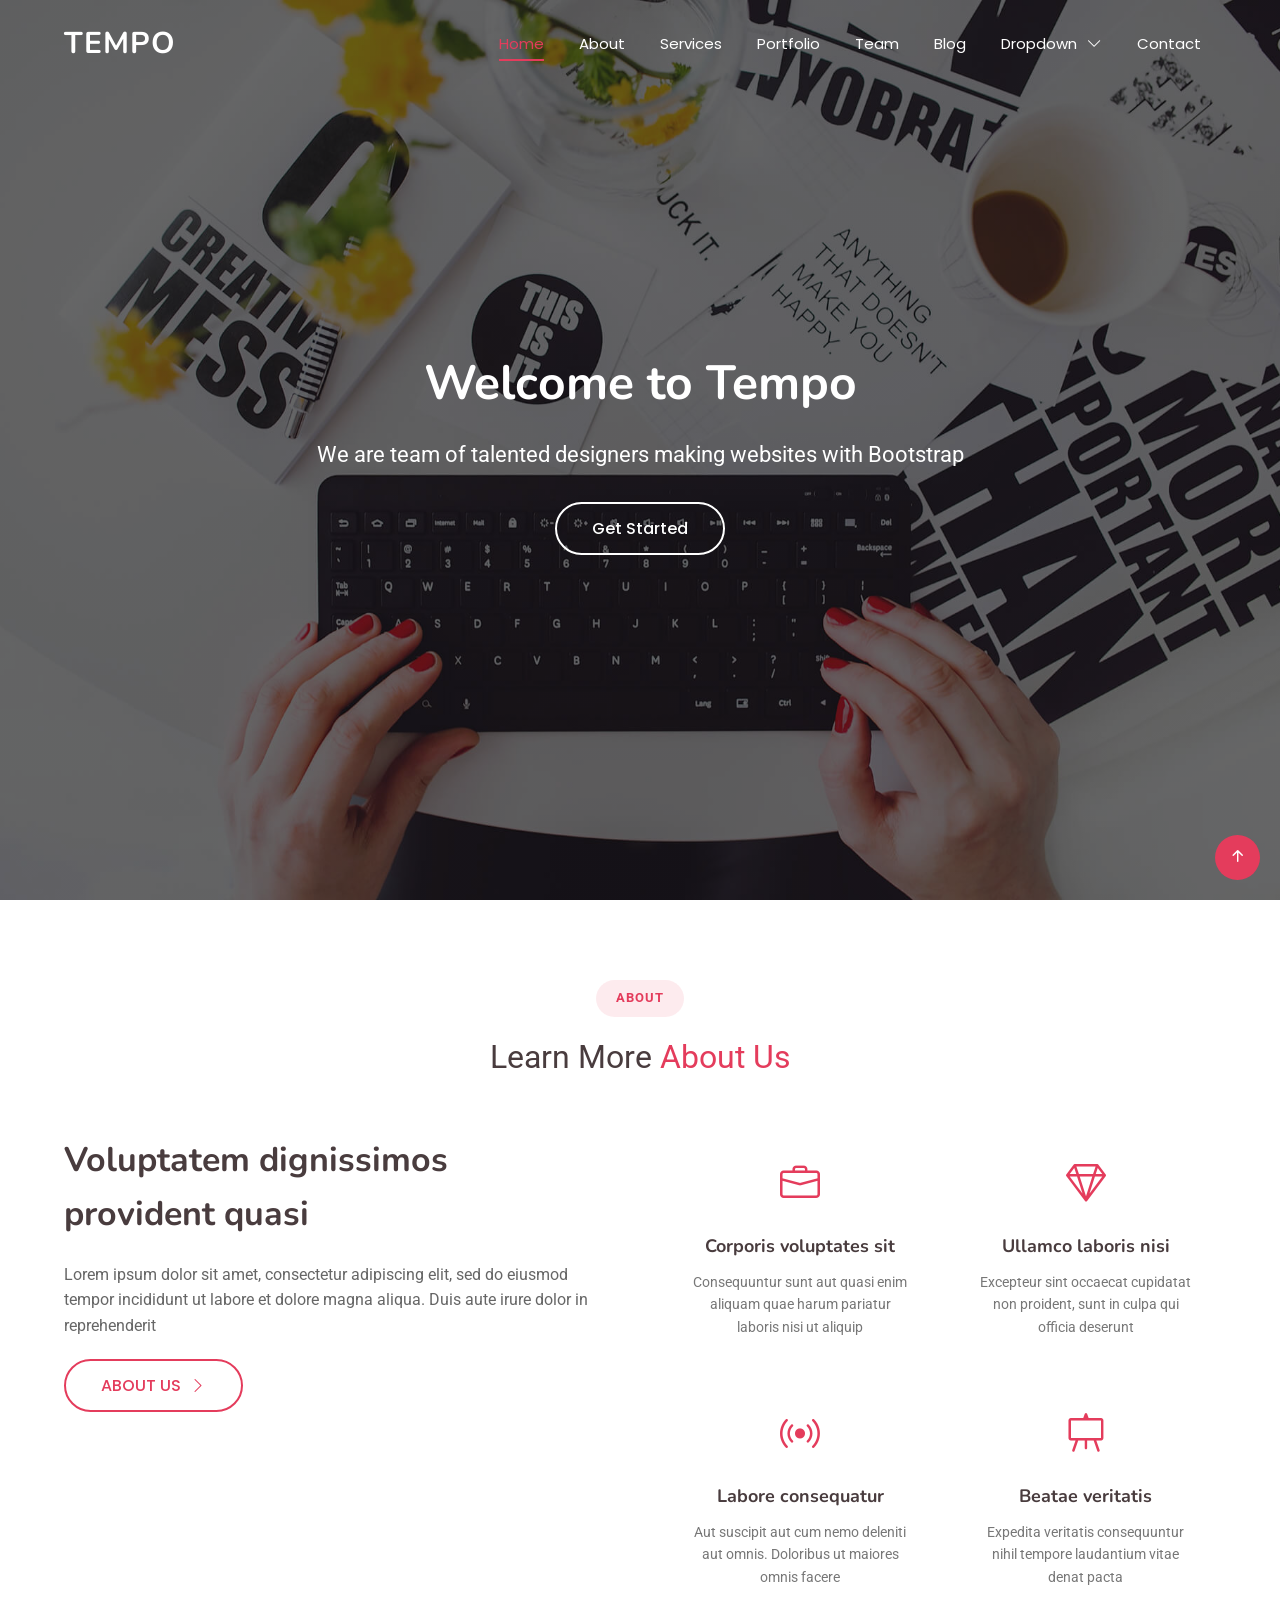
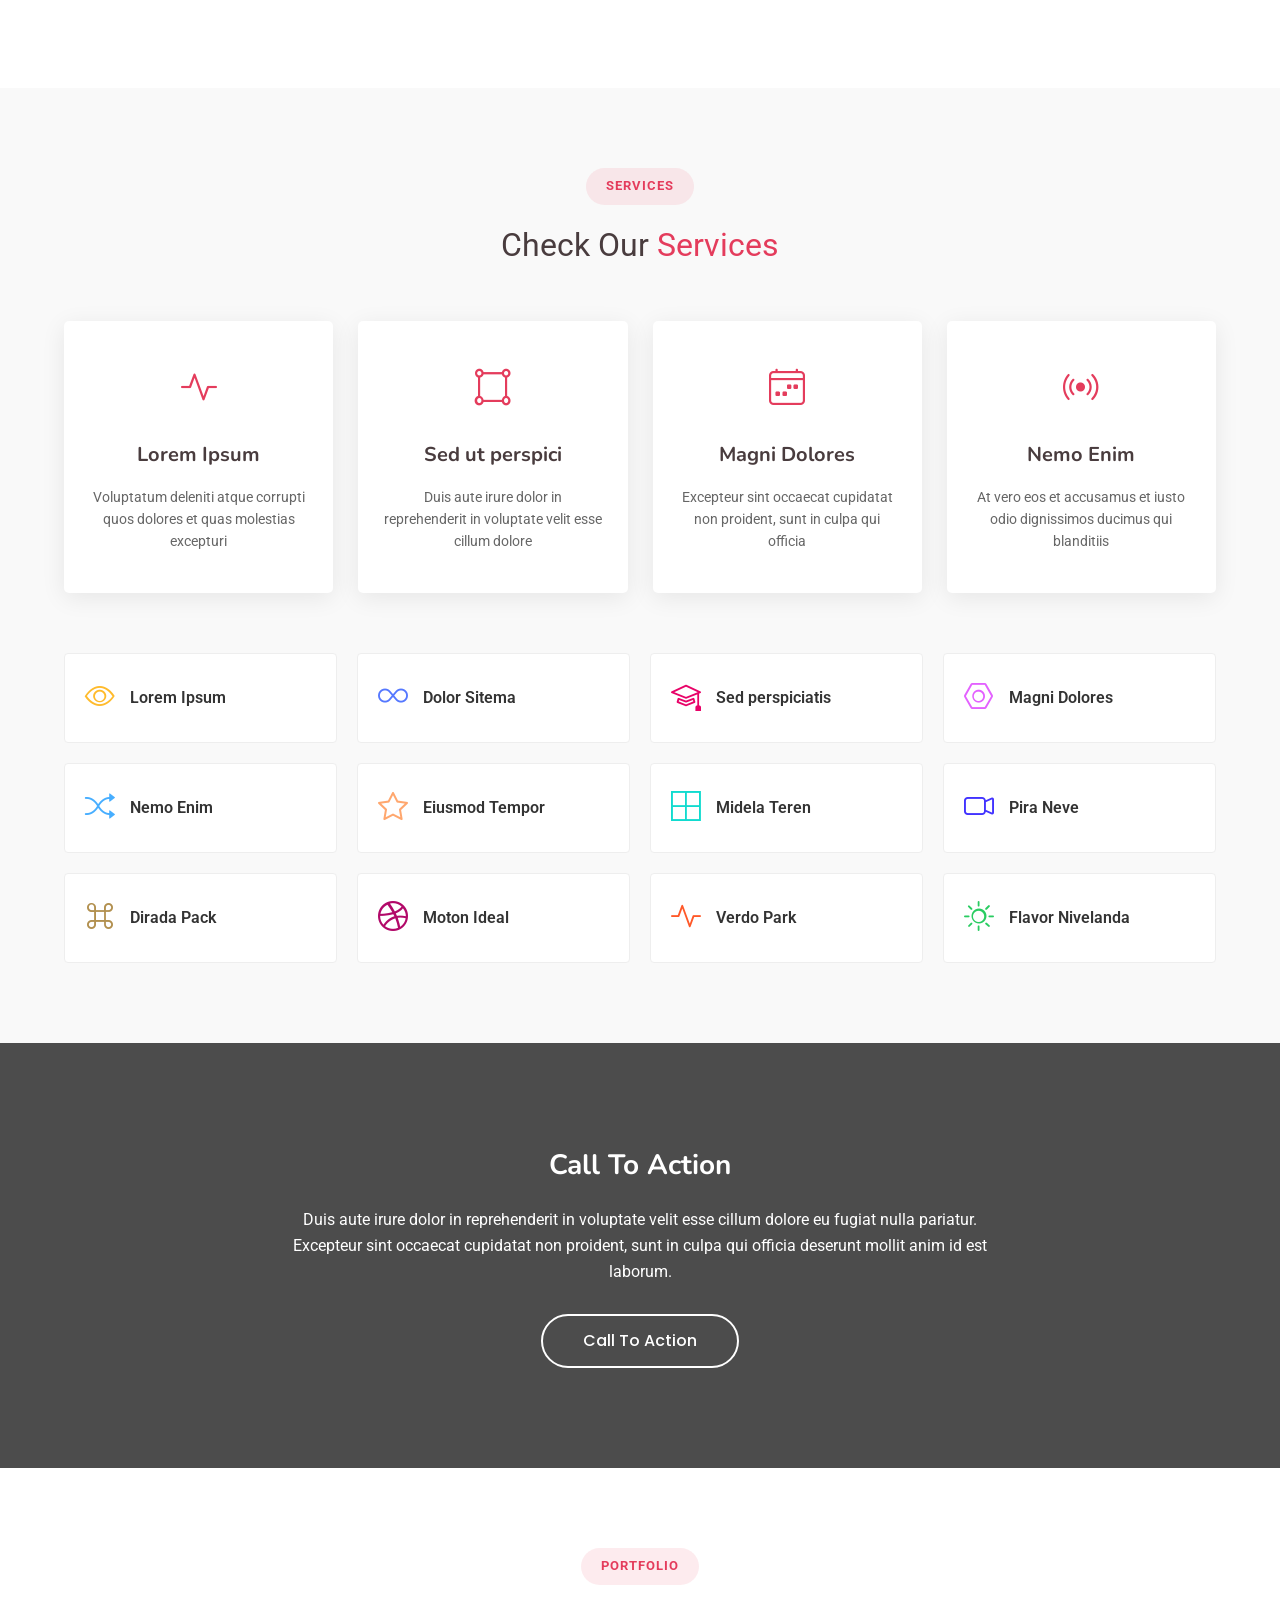
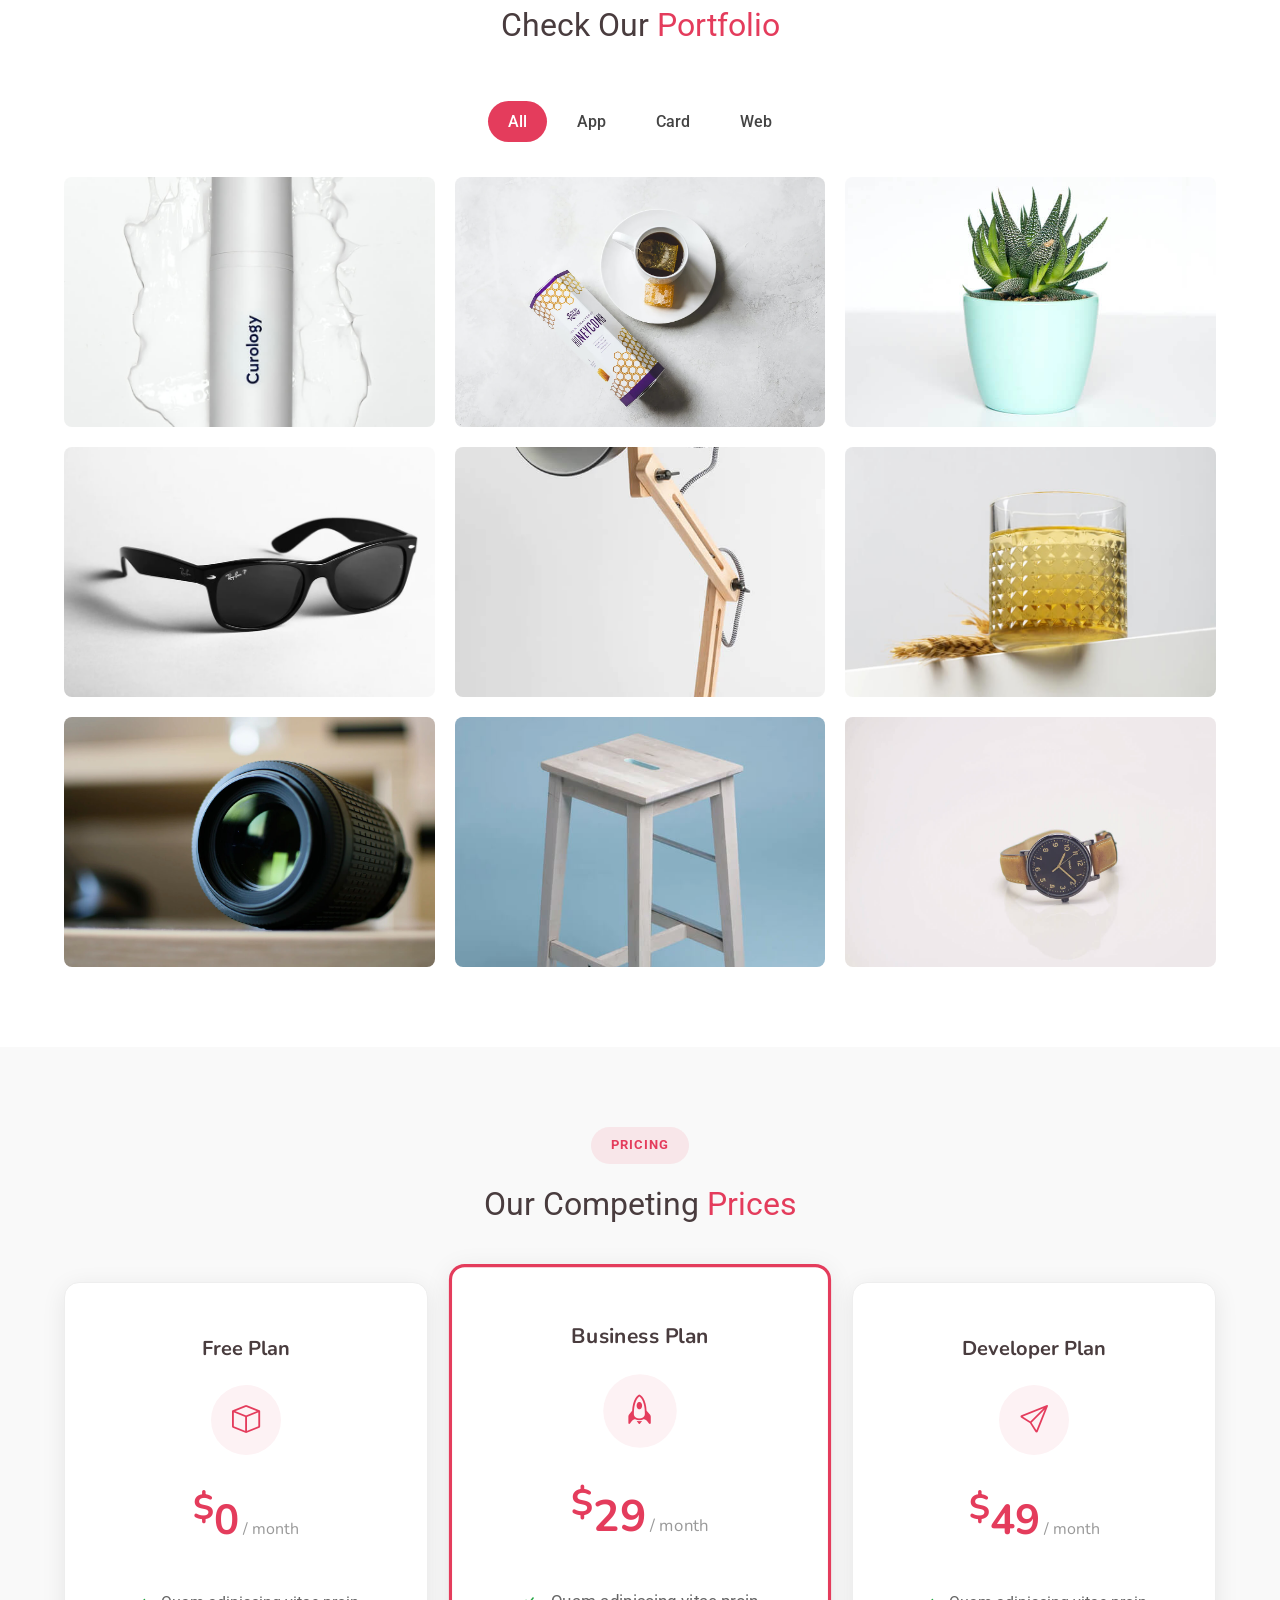
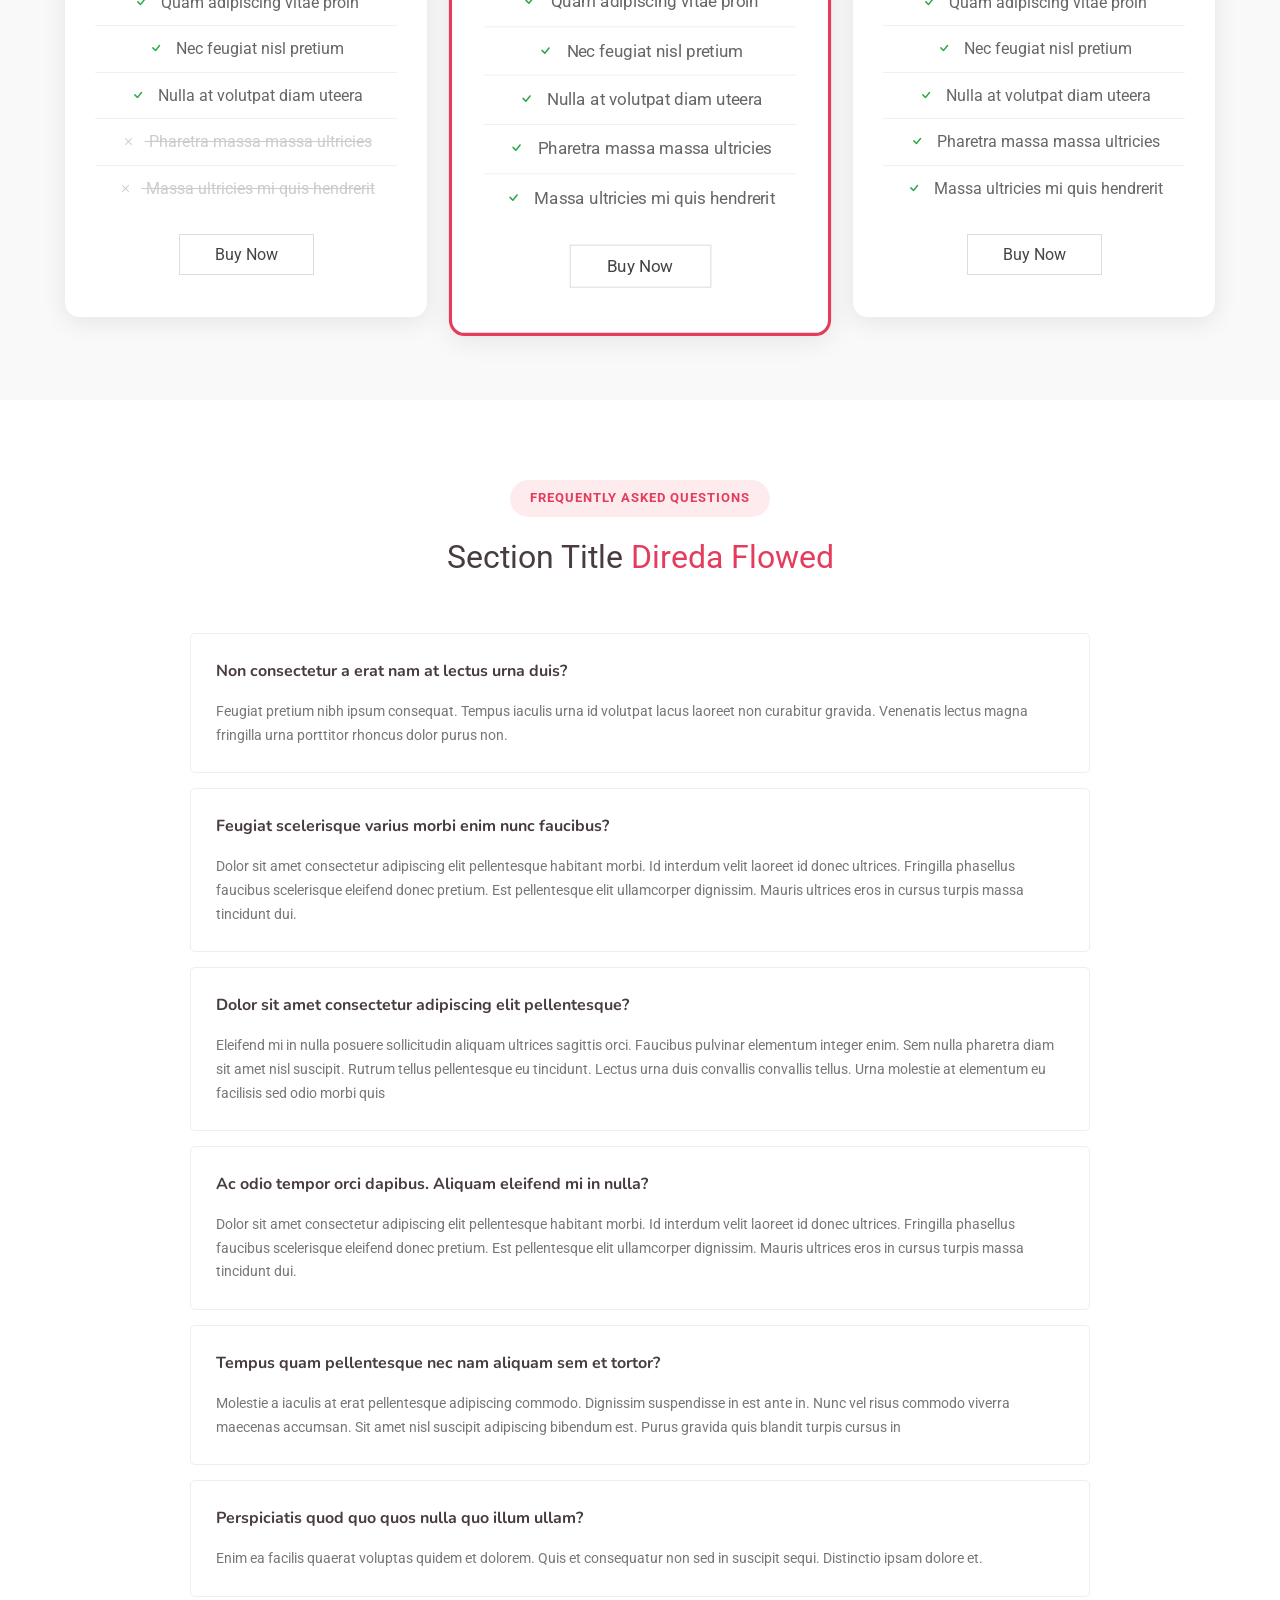
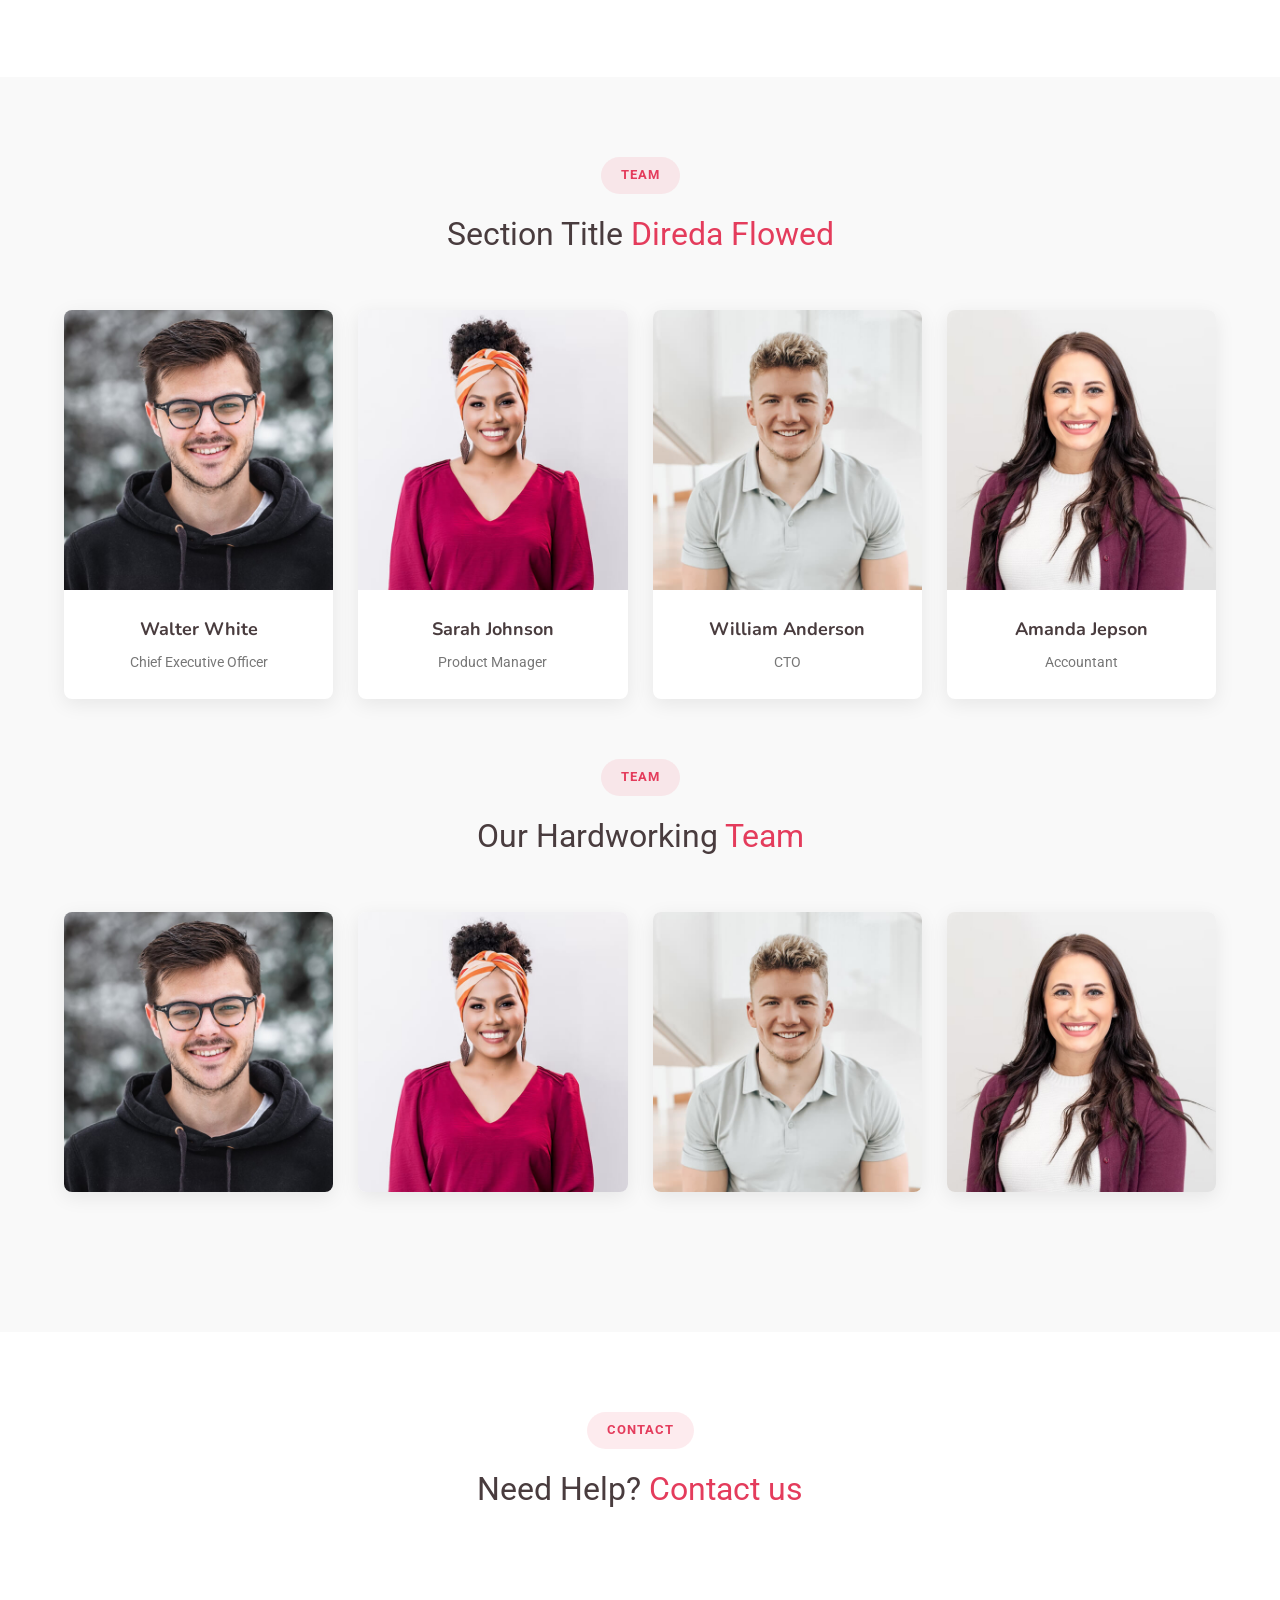
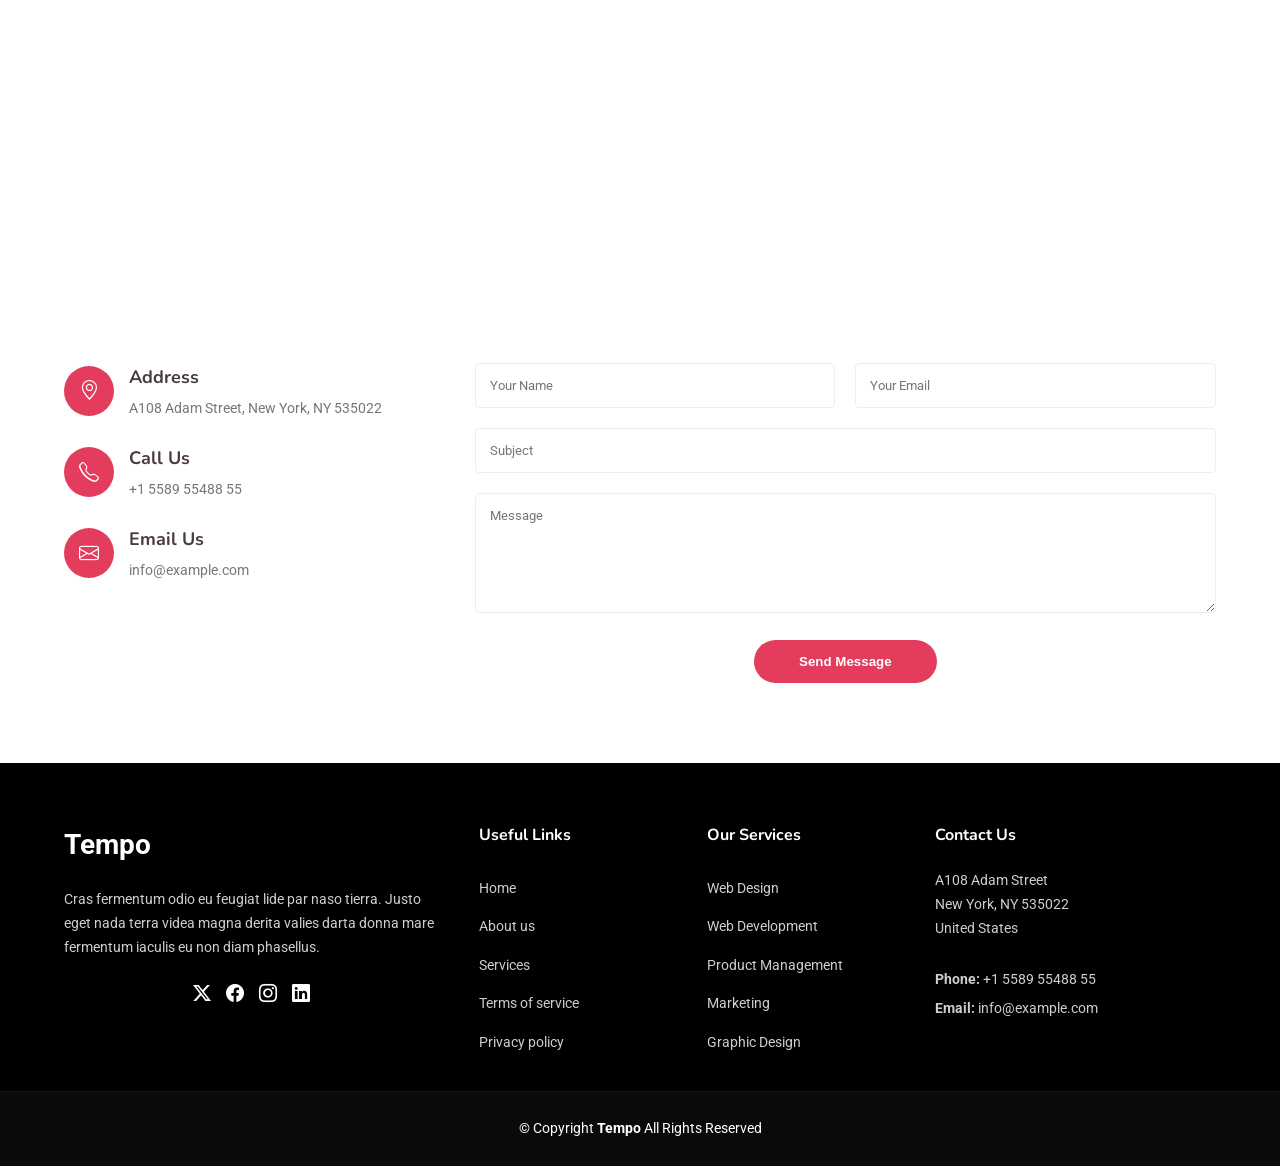
<file: Tasks/task 3/index.html>
<!DOCTYPE html>
<html lang="en">

<head>
  <meta charset="utf-8">
  <meta content="width=device-width, initial-scale=1.0" name="viewport">
  <title>Tempo - Professional Services</title>
  <meta name="description" content="Tempo is a professional services website built with pure HTML and CSS">
  <meta name="keywords" content="">

  <link href="images/favicon.png" rel="icon">
  <link href="images/apple-touch-icon.png" rel="apple-touch-icon">
  <link rel="stylesheet" href="https://cdn.jsdelivr.net/npm/bootstrap-icons@1.11.3/font/bootstrap-icons.min.css">
  <link href="https://fonts.googleapis.com" rel="preconnect">
  <link href="https://fonts.gstatic.com" rel="preconnect" crossorigin="">
  <link
    href="https://fonts.googleapis.com/css2?family=Roboto:ital,wght@0,100;0,300;0,400;0,500;0,700;0,900;1,100;1,300;1,400;1,500;1,700;1,900&family=Poppins:ital,wght@0,100;0,200;0,300;0,400;0,500;0,600;0,700;0,800;0,900;1,100;1,200;1,300;1,400;1,500;1,600;1,700;1,800;1,900&family=Nunito:ital,wght@0,200;0,300;0,400;0,500;0,600;0,700;0,800;0,900;1,200;1,300;1,400;1,500;1,600;1,700;1,800;1,900&display=swap"
    rel="stylesheet">

  <link rel="stylesheet" href="https://cdn.jsdelivr.net/npm/bootstrap-icons@1.11.3/font/bootstrap-icons.min.css">

  <link href="css/styles.css" rel="stylesheet">
<base target="_blank">
</head>

<body>

  <a href="#" id="scroll-top" class="scroll-top d-flex align-items-center justify-content-center active">
    <i class="bi bi-arrow-up-short"></i>
  </a>

  <!-- Header & nav Section -->
  <header id="header" class="header">
    <div class="header-container">
      <a href="index.html" class="logo">
        <h1>Tempo</h1>
      </a>

      <nav class="navmenu">
        <ul>
          <li><a href="#hero" class="active">Home</a></li>
          <li><a href="#about">About</a></li>
          <li><a href="#services">Services</a></li>
          <li><a href="#portfolio">Portfolio</a></li>
          <li><a href="#team">Team</a></li>
          <li><a href="#">Blog</a></li>
          <li class="dropdown-parent">
            <a href="#">Dropdown <i class="bi bi-chevron-down" style="padding-left: 5px;"></i></a>
            <ul class="dropdown-menu">
              <li><a href="#">Dropdown 1</a></li>
              <li class="dropdown-parent">
                <a href="#">Deep Dropdown <i class="bi bi-chevron-down"></i></a>
                <ul class="dropdown-menu">
                  <li><a href="#">Deep Dropdown 1</a></li>
                  <li><a href="#">Deep Dropdown 2</a></li>
                  <li><a href="#">Deep Dropdown 3</a></li>
                  <li><a href="#">Deep Dropdown 4</a></li>
                  <li><a href="#">Deep Dropdown 5</a></li>
                </ul>
              </li>
              <li><a href="#">Dropdown 2</a></li>
              <li><a href="#">Dropdown 3</a></li>
              <li><a href="#">Dropdown 4</a></li>
            </ul>
          </li>
          <li><a href="#contact">Contact</a></li>
        </ul>
      </nav>
    </div>
  </header>

  <main class="main">

    <!-- Hero Section -->
    <section id="hero" class="hero">
      <div class="container">
        <div class="hero-content">
          <h2>Welcome to Tempo</h2>
          <p>We are team of talented designers making websites with Bootstrap</p>
          <a href="#about" class="btn btn-primary">Get Started</a>
        </div>
      </div>
    </section>

    <!-- About Section -->
    <section id="about" class="about section">
      <div class="container">
        <div class="section-title">
          <h2>About</h2>
          <p><span>Learn More</span> <span class="accent">About Us</span></p>
        </div>

        <div class="about-content">
          <div class="about-text">
            <h3>Voluptatem dignissimos <br> provident quasi</h3>
            <p>
              Lorem ipsum dolor sit amet, consectetur adipiscing elit, sed do eiusmod tempor incididunt ut labore et
              dolore magna aliqua. Duis aute irure dolor in reprehenderit
            </p>
            <a href="#" class="btn btn-outline">ABOUT US <i class="bi bi-chevron-right"
                style="padding-left: 5px;"></i></a>
          </div>

          <div class="about-boxes">
            <div class="icon-box">
              <i class="bi bi-briefcase icon"></i>
              <h4>Corporis voluptates sit</h4>
              <p>Consequuntur sunt aut quasi enim aliquam quae harum pariatur laboris nisi ut aliquip</p>
            </div>

            <div class="icon-box">
              <i class="bi bi-gem icon"></i>
              <h4>Ullamco laboris nisi</h4>
              <p>Excepteur sint occaecat cupidatat non proident, sunt in culpa qui officia deserunt</p>
            </div>

            <div class="icon-box">
              <i class="bi bi-broadcast icon"></i>
              <h4>Labore consequatur</h4>
              <p>Aut suscipit aut cum nemo deleniti aut omnis. Doloribus ut maiores omnis facere</p>
            </div>

            <div class="icon-box">
              <i class="bi bi-easel icon"></i>
              <h4>Beatae veritatis</h4>
              <p>Expedita veritatis consequuntur nihil tempore laudantium vitae denat pacta</p>
            </div>
          </div>
        </div>
      </div>
    </section>


    <!-- Services Section -->
    <section id="services" class="services section">
      <div class="container">
        <div class="section-title">
          <h2>SERVICES</h2>
          <p><span>Check Our</span> <span class="accent">Services</span></p>
        </div>

        <div class="services-grid">
          <div class="service-item">
            <div class="service-icon"><i class="bi bi-activity"></i></div>
            <h4>Lorem Ipsum</h4>
            <p>Voluptatum deleniti atque corrupti quos dolores et quas molestias excepturi</p>
          </div>

          <div class="service-item">
            <div class="service-icon"><i class="bi bi-bounding-box-circles"></i></div>
            <h4>Sed ut perspici</h4>
            <p>Duis aute irure dolor in reprehenderit in voluptate velit esse cillum dolore</p>
          </div>

          <div class="service-item">
            <div class="service-icon"><i class="bi bi-calendar4-week"></i></div>
            <h4>Magni Dolores</h4>
            <p>Excepteur sint occaecat cupidatat non proident, sunt in culpa qui officia</p>
          </div>

          <div class="service-item">
            <div class="service-icon"><i class="bi bi-broadcast"></i></div>
            <h4>Nemo Enim</h4>
            <p>At vero eos et accusamus et iusto odio dignissimos ducimus qui blanditiis</p>
          </div>
        </div>

        <div class="services-list-grid" style="margin-top: 60px;">
          <div class="list-item"><i class="bi bi-eye" style="color: #ffbb2c;"></i> <span>Lorem Ipsum</span></div>
          <div class="list-item"><i class="bi bi-infinity" style="color: #5578ff;"></i> <span>Dolor Sitema</span></div>
          <div class="list-item"><i class="bi bi-mortarboard" style="color: #e80368;"></i> <span>Sed perspiciatis</span>
          </div>
          <div class="list-item"><i class="bi bi-nut" style="color: #e361ff;"></i> <span>Magni Dolores</span></div>
          <div class="list-item"><i class="bi bi-shuffle" style="color: #47aeff;"></i> <span>Nemo Enim</span></div>
          <div class="list-item"><i class="bi bi-star" style="color: #ffa76e;"></i> <span>Eiusmod Tempor</span></div>
          <div class="list-item"><i class="bi bi-border-all" style="color: #11dbcf;"></i> <span>Midela Teren</span>
          </div>
          <div class="list-item"><i class="bi bi-camera-video" style="color: #4233ff;"></i> <span>Pira Neve</span></div>
          <div class="list-item"><i class="bi bi-command" style="color: #b2904f;"></i> <span>Dirada Pack</span></div>
          <div class="list-item"><i class="bi bi-dribbble" style="color: #b20969;"></i> <span>Moton Ideal</span></div>
          <div class="list-item"><i class="bi bi-activity" style="color: #ff5828;"></i> <span>Verdo Park</span></div>
          <div class="list-item"><i class="bi bi-brightness-high" style="color: #29cc61;"></i> <span>Flavor
              Nivelanda</span></div>
        </div>
      </div>
    </section>


    <!-- Call To Action Section -->
    <section id="call-to-action" class="call-to-action">
      <div class="container">
        <div class="cta-content">
          <h3>Call To Action</h3>
          <p>Duis aute irure dolor in reprehenderit in voluptate velit esse cillum dolore eu fugiat nulla pariatur.
            Excepteur sint occaecat cupidatat non proident, sunt in culpa qui officia deserunt mollit anim id est
            laborum.</p>
          <a href="#" class="btn btn-cta">Call To Action</a>
        </div>
      </div>
    </section>

    <!-- Portfolio Section -->
    <section id="portfolio" class="portfolio section">
      <div class="container">
        <div class="section-title">
          <h2>Portfolio</h2>
          <p><span>Check Our</span> <span class="accent">Portfolio</span></p>
        </div>

        <ul class="portfolio-filters">
          <li class="filter-active">All</li>
          <li>App</li>
          <li>Card</li>
          <li>Web</li>
        </ul>

        <div class="portfolio-grid">
          <div class="portfolio-item">
            <img src="images/masonry-portfolio-1.jpg" alt="App 1">
            <div class="portfolio-info">
              <h4>App 1</h4>
              <p>Lorem ipsum, dolor sit</p>
            </div>
          </div>

          <div class="portfolio-item">
            <img src="images/masonry-portfolio-2.jpg" alt="Product 1">
            <div class="portfolio-info">
              <h4>Product 1</h4>
              <p>Lorem ipsum, dolor sit</p>
            </div>
          </div>

          <div class="portfolio-item">
            <img src="images/masonry-portfolio-3.jpg" alt="Branding 1">
            <div class="portfolio-info">
              <h4>Branding 1</h4>
              <p>Lorem ipsum, dolor sit</p>
            </div>
          </div>

          <div class="portfolio-item">
            <img src="images/masonry-portfolio-4.jpg" alt="App 2">
            <div class="portfolio-info">
              <h4>App 2</h4>
              <p>Lorem ipsum, dolor sit</p>
            </div>
          </div>

          <div class="portfolio-item">
            <img src="images/masonry-portfolio-5.jpg" alt="Product 2">
            <div class="portfolio-info">
              <h4>Product 2</h4>
              <p>Lorem ipsum, dolor sit</p>
            </div>
          </div>

          <div class="portfolio-item">
            <img src="images/masonry-portfolio-8.jpg" alt="Branding 2">
            <div class="portfolio-info">
              <h4>Branding 2</h4>
              <p>Lorem ipsum, dolor sit</p>
            </div>
          </div>

          <div class="portfolio-item">
            <img src="images/masonry-portfolio-7.jpg" alt="App 3">
            <div class="portfolio-info">
              <h4>App 3</h4>
              <p>Lorem ipsum, dolor sit</p>
            </div>
          </div>

          <div class="portfolio-item">
            <img src="images/masonry-portfolio-6.jpg" alt="Product 3">
            <div class="portfolio-info">
              <h4>Product 3</h4>
              <p>Lorem ipsum, dolor sit</p>
            </div>
          </div>

          <div class="portfolio-item">
            <img src="images/masonry-portfolio-9.jpg" alt="Branding 3">
            <div class="portfolio-info">
              <h4>Branding 3</h4>
              <p>Lorem ipsum, dolor sit</p>
            </div>
          </div>
        </div>
      </div>
    </section>

    <!-- Pricing Section -->
    <section id="pricing" class="pricing section">
      <div class="container">
        <div class="section-title">
          <h2>Pricing</h2>
          <p><span>Our Competing</span> <span class="accent">Prices</span></p>
        </div>

        <div class="pricing-grid">
          <div class="pricing-item">
            <h3>Free Plan</h3>
            <div class="icon-wrapper">
              <i class="bi bi-box"></i>
            </div>
            <h4><sup>$</sup>0<span> / month</span></h4>
            <ul>
              <li><i class="bi bi-check"></i> Quam adipiscing vitae proin</li>
              <li><i class="bi bi-check"></i> Nec feugiat nisl pretium</li>
              <li><i class="bi bi-check"></i> Nulla at volutpat diam uteera</li>
              <li class="disabled"><i class="bi bi-x"></i> Pharetra massa massa ultricies</li>
              <li class="disabled"><i class="bi bi-x"></i> Massa ultricies mi quis hendrerit</li>
            </ul>
            <div class="text-center"><a href="#" class="btn-buy">Buy Now</a></div>
          </div>

          <div class="pricing-item featured">
            <h3>Business Plan</h3>
            <div class="icon-wrapper">
              <i class="bi bi-rocket"></i>
            </div>
            <h4><sup>$</sup>29<span> / month</span></h4>
            <ul>
              <li><i class="bi bi-check"></i> Quam adipiscing vitae proin</li>
              <li><i class="bi bi-check"></i> Nec feugiat nisl pretium</li>
              <li><i class="bi bi-check"></i> Nulla at volutpat diam uteera</li>
              <li><i class="bi bi-check"></i> Pharetra massa massa ultricies</li>
              <li><i class="bi bi-check"></i> Massa ultricies mi quis hendrerit</li>
            </ul>
            <div class="text-center"><a href="#" class="btn-buy">Buy Now</a></div>
          </div>

          <div class="pricing-item">
            <h3>Developer Plan</h3>
            <div class="icon-wrapper">
              <i class="bi bi-send"></i>
            </div>
            <h4><sup>$</sup>49<span> / month</span></h4>
            <ul>
              <li><i class="bi bi-check"></i> Quam adipiscing vitae proin</li>
              <li><i class="bi bi-check"></i> Nec feugiat nisl pretium</li>
              <li><i class="bi bi-check"></i> Nulla at volutpat diam uteera</li>
              <li><i class="bi bi-check"></i> Pharetra massa massa ultricies</li>
              <li><i class="bi bi-check"></i> Massa ultricies mi quis hendrerit</li>
            </ul>
            <div class="text-center"><a href="#" class="btn-buy">Buy Now</a></div>
          </div>
        </div>
      </div>
    </section>

    <!-- FAQ Section -->
    <section id="faq" class="faq section">
      <div class="container">
        <div class="section-title">
          <h2>Frequently Asked Questions</h2>
          <p><span>Section Title</span> <span class="accent">Direda Flowed</span></p>
        </div>

        <div class="faq-content">
          <div class="faq-item">
            <h3>Non consectetur a erat nam at lectus urna duis?</h3>
            <p>Feugiat pretium nibh ipsum consequat. Tempus iaculis urna id volutpat lacus laoreet non curabitur
              gravida. Venenatis lectus magna fringilla urna porttitor rhoncus dolor purus non.</p>
          </div>

          <div class="faq-item">
            <h3>Feugiat scelerisque varius morbi enim nunc faucibus?</h3>
            <p>Dolor sit amet consectetur adipiscing elit pellentesque habitant morbi. Id interdum velit laoreet id
              donec ultrices. Fringilla phasellus faucibus scelerisque eleifend donec pretium. Est pellentesque elit
              ullamcorper dignissim. Mauris ultrices eros in cursus turpis massa tincidunt dui.</p>
          </div>

          <div class="faq-item">
            <h3>Dolor sit amet consectetur adipiscing elit pellentesque?</h3>
            <p>Eleifend mi in nulla posuere sollicitudin aliquam ultrices sagittis orci. Faucibus pulvinar elementum
              integer enim. Sem nulla pharetra diam sit amet nisl suscipit. Rutrum tellus pellentesque eu tincidunt.
              Lectus urna duis convallis convallis tellus. Urna molestie at elementum eu facilisis sed odio morbi quis
            </p>
          </div>

          <div class="faq-item">
            <h3>Ac odio tempor orci dapibus. Aliquam eleifend mi in nulla?</h3>
            <p>Dolor sit amet consectetur adipiscing elit pellentesque habitant morbi. Id interdum velit laoreet id
              donec ultrices. Fringilla phasellus faucibus scelerisque eleifend donec pretium. Est pellentesque elit
              ullamcorper dignissim. Mauris ultrices eros in cursus turpis massa tincidunt dui.</p>
          </div>

          <div class="faq-item">
            <h3>Tempus quam pellentesque nec nam aliquam sem et tortor?</h3>
            <p>Molestie a iaculis at erat pellentesque adipiscing commodo. Dignissim suspendisse in est ante in. Nunc
              vel risus commodo viverra maecenas accumsan. Sit amet nisl suscipit adipiscing bibendum est. Purus gravida
              quis blandit turpis cursus in</p>
          </div>

          <div class="faq-item">
            <h3>Perspiciatis quod quo quos nulla quo illum ullam?</h3>
            <p>Enim ea facilis quaerat voluptas quidem et dolorem. Quis et consequatur non sed in suscipit sequi.
              Distinctio ipsam dolore et.</p>
          </div>
        </div>
      </div>
    </section>

    <!-- Team Section -->
    <section id="team" class="team section">
      <div class="container">
        <div class="section-title">
          <h2>Team</h2>
          <p><span>Section Title</span> <span class="accent">Direda Flowed</span></p>
        </div>

        <div class="team-grid style-1">
          <div class="team-member">
            <div class="member-img">
              <img src="images/team-1.jpg" alt="Walter White">
              <div class="social-overlay">
                <a href="#"><i class="bi bi-twitter-x"></i></a>
                <a href="#"><i class="bi bi-facebook"></i></a>
                <a href="#"><i class="bi bi-instagram"></i></a>
                <a href="#"><i class="bi bi-linkedin"></i></a>
              </div>
            </div>
            <div class="member-info">
              <h4>Walter White</h4>
              <span>Chief Executive Officer</span>
            </div>
          </div>

          <div class="team-member">
            <div class="member-img">
              <img src="images/team-2.jpg" alt="Sarah Johnson">
              <div class="social-overlay">
                <a href="#"><i class="bi bi-twitter-x"></i></a>
                <a href="#"><i class="bi bi-facebook"></i></a>
                <a href="#"><i class="bi bi-instagram"></i></a>
                <a href="#"><i class="bi bi-linkedin"></i></a>
              </div>
            </div>
            <div class="member-info">
              <h4>Sarah Johnson</h4>
              <span>Product Manager</span>
            </div>
          </div>

          <div class="team-member">
            <div class="member-img">
              <img src="images/team-3.jpg" alt="William Anderson">
              <div class="social-overlay">
                <a href="#"><i class="bi bi-twitter-x"></i></a>
                <a href="#"><i class="bi bi-facebook"></i></a>
                <a href="#"><i class="bi bi-instagram"></i></a>
                <a href="#"><i class="bi bi-linkedin"></i></a>
              </div>
            </div>
            <div class="member-info">
              <h4>William Anderson</h4>
              <span>CTO</span>
            </div>
          </div>

          <div class="team-member">
            <div class="member-img">
              <img src="images/team-4.jpg" alt="Amanda Jepson">
              <div class="social-overlay">
                <a href="#"><i class="bi bi-twitter-x"></i></a>
                <a href="#"><i class="bi bi-facebook"></i></a>
                <a href="#"><i class="bi bi-instagram"></i></a>
                <a href="#"><i class="bi bi-linkedin"></i></a>
              </div>
            </div>
            <div class="member-info">
              <h4>Amanda Jepson</h4>
              <span>Accountant</span>
            </div>
          </div>
        </div>

        <div class="section-title">
          <h2>Team</h2>
          <p><span>Our Hardworking</span> <span class="accent">Team</span></p>
        </div>

        <div class="team-grid style-2">
          <div class="team-member">
            <div class="member-img">
              <img src="images/team-1.jpg" alt="Walter White">
              <div class="full-overlay">
                <div class="overlay-content">
                  <h4>Walter White</h4>
                  <span>Chief Executive Officer</span>
                  <div class="social-links">
                    <a href="#"><i class="bi bi-twitter-x"></i></a>
                    <a href="#"><i class="bi bi-facebook"></i></a>
                    <a href="#"><i class="bi bi-instagram"></i></a>
                    <a href="#"><i class="bi bi-linkedin"></i></a>
                  </div>
                </div>
              </div>
            </div>
          </div>

          <div class="team-member">
            <div class="member-img">
              <img src="images/team-2.jpg" alt="Sarah Johnson">
              <div class="full-overlay">
                <div class="overlay-content">
                  <h4>Sarah Johnson</h4>
                  <span>Product Manager</span>
                  <div class="social-links">
                    <a href="#"><i class="bi bi-twitter-x"></i></a>
                    <a href="#"><i class="bi bi-facebook"></i></a>
                    <a href="#"><i class="bi bi-instagram"></i></a>
                    <a href="#"><i class="bi bi-linkedin"></i></a>
                  </div>
                </div>
              </div>
            </div>
          </div>

          <div class="team-member">
            <div class="member-img">
              <img src="images/team-3.jpg" alt="William Anderson">
              <div class="full-overlay">
                <div class="overlay-content">
                  <h4>William Anderson</h4>
                  <span>CTO</span>
                  <div class="social-links">
                    <a href="#"><i class="bi bi-twitter-x"></i></a>
                    <a href="#"><i class="bi bi-facebook"></i></a>
                    <a href="#"><i class="bi bi-instagram"></i></a>
                    <a href="#"><i class="bi bi-linkedin"></i></a>
                  </div>
                </div>
              </div>
            </div>
          </div>

          <div class="team-member">
            <div class="member-img">
              <img src="images/team-4.jpg" alt="Amanda Jepson">
              <div class="full-overlay">
                <div class="overlay-content">
                  <h4>Amanda Jepson</h4>
                  <span>Accountant</span>
                  <div class="social-links">
                    <a href="#"><i class="bi bi-twitter-x"></i></a>
                    <a href="#"><i class="bi bi-facebook"></i></a>
                    <a href="#"><i class="bi bi-instagram"></i></a>
                    <a href="#"><i class="bi bi-linkedin"></i></a>
                  </div>
                </div>
              </div>
            </div>
          </div>
        </div>

      </div>
    </section>

    <!-- Contact Section -->
    <section id="contact" class="contact section">
      <div class="container">
        <div class="section-title">
          <h2>Contact</h2>
          <p><span>Need Help?</span> <span class="accent">Contact us</span></p>
        </div>

        <div class="contact-content">
          <div class="contact-map">
            <iframe style="border:0; width: 100%; height: 350px;"
              src="https://www.google.com/maps/embed?pb=!1m18!1m12!1m3!1d3024.2219901290355!2d-74.00369368400567!3d40.71312937933185!2m3!1f0!2f0!3f0!3m2!1i1024!2i768!4f13.1!3m3!1m2!1s0x89c25a47df06b185%3A0xc88184715dccd7ec!2sNewark%2C%20NJ!5e0!3m2!1sen!2sus!4v1648710323334!5m2!1sen!2sus"
              allowfullscreen="" loading="lazy"></iframe>
          </div>

          <div class="contact-info-form">
            <div class="contact-info">
              <div class="info-item">
                <div class="info-icon"><i class="bi bi-geo-alt"></i></div>
                <div class="info-text">
                  <h3>Address</h3>
                  <p>A108 Adam Street, New York, NY 535022</p>
                </div>
              </div>

              <div class="info-item">
                <div class="info-icon"><i class="bi bi-telephone"></i></div>
                <div class="info-text">
                  <h3>Call Us</h3>
                  <p>+1 5589 55488 55</p>
                </div>
              </div>

              <div class="info-item">
                <div class="info-icon"><i class="bi bi-envelope"></i></div>
                <div class="info-text">
                  <h3>Email Us</h3>
                  <p>info@example.com</p>
                </div>
              </div>
            </div>

            <form action="#" method="post" class="contact-form">
              <div class="form-row">
                <input type="text" name="name" placeholder="Your Name" required>
                <input type="email" name="email" placeholder="Your Email" required>
              </div>

              <input type="text" name="subject" placeholder="Subject" required>
              <textarea name="message" rows="6" placeholder="Message" required></textarea>

              <div class="form-submit">
                <button type="submit">Send Message</button>
              </div>
            </form>
          </div>
        </div>
      </div>
    </section>

  </main>

  <footer id="footer" class="footer">
    <div class="footer-top">
      <div class="container">
        <div class="footer-grid">

          <div class="footer-about">
            <a href="index.html" class="logo">Tempo</a>
            <p>Cras fermentum odio eu feugiat lide par naso tierra. Justo eget nada terra videa magna derita valies
              darta donna mare fermentum iaculis eu non diam phasellus.</p>
            <div class="social-links">
              <a href="#"><i class="bi bi-twitter-x"></i></a>
              <a href="#"><i class="bi bi-facebook"></i></a>
              <a href="#"><i class="bi bi-instagram"></i></a>
              <a href="#"><i class="bi bi-linkedin"></i></a>
            </div>
          </div>

          <div class="footer-links">
            <h4>Useful Links</h4>
            <ul>
              <li><a href="#">Home</a></li>
              <li><a href="#">About us</a></li>
              <li><a href="#">Services</a></li>
              <li><a href="#">Terms of service</a></li>
              <li><a href="#">Privacy policy</a></li>
            </ul>
          </div>

          <div class="footer-links">
            <h4>Our Services</h4>
            <ul>
              <li><a href="#">Web Design</a></li>
              <li><a href="#">Web Development</a></li>
              <li><a href="#">Product Management</a></li>
              <li><a href="#">Marketing</a></li>
              <li><a href="#">Graphic Design</a></li>
            </ul>
          </div>

          <div class="footer-contact">
            <h4>Contact Us</h4>
            <p>A108 Adam Street <br> New York, NY 535022 <br> United States</p> <br>
            <p class="mt-3"><strong>Phone:</strong> +1 5589 55488 55</p>
            <p><strong>Email:</strong> info@example.com</p>
          </div>

        </div>
      </div>
    </div>

    <div class="footer-bottom">
      <div class="container">
        <p>© Copyright <strong>Tempo</strong> All Rights Reserved</p>
      </div>
    </div>
  </footer>

</body>

</html>
</file>
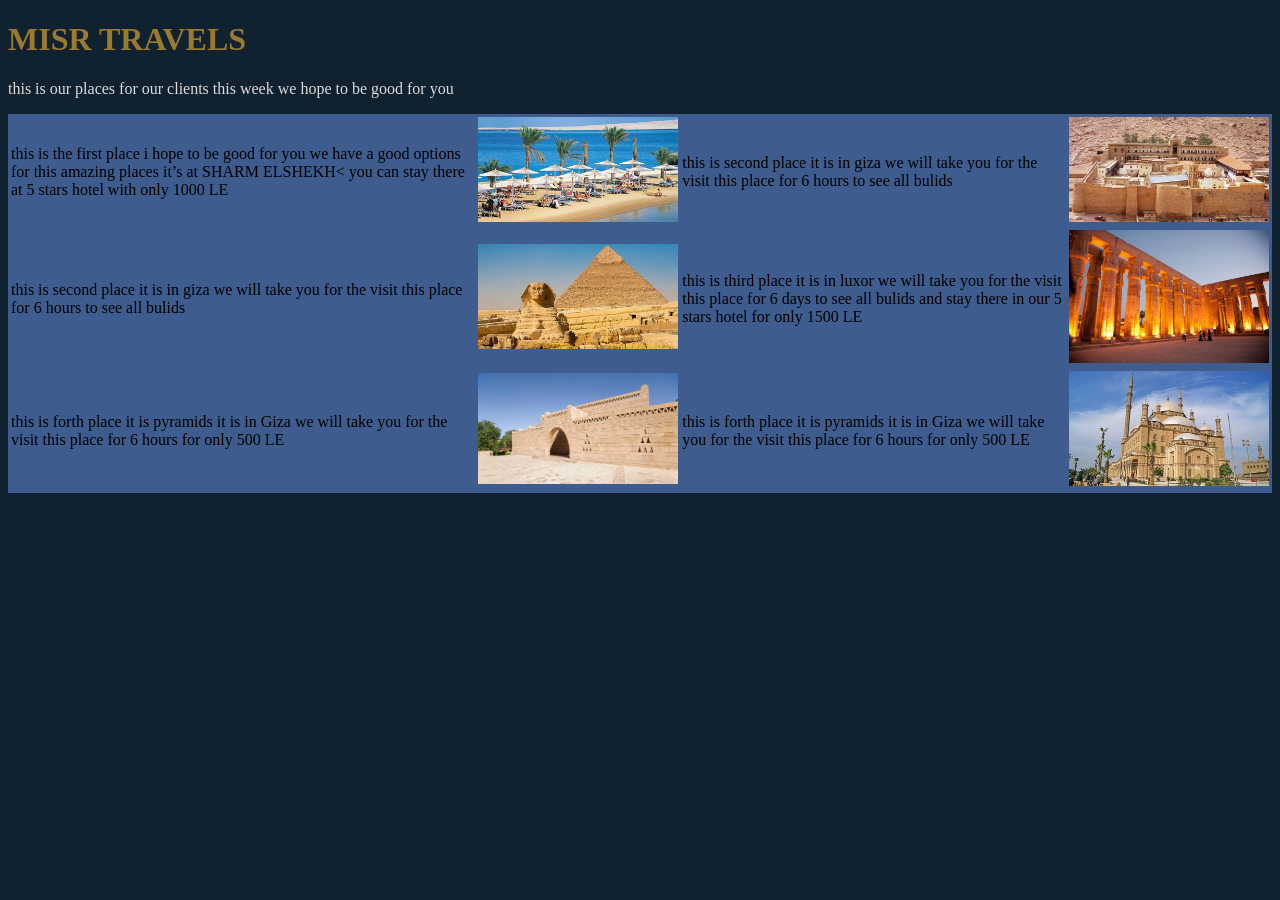
<file: Tasks/task/MISR TRAVELS/index.html>
<!DOCTYPE html>
<html lang="en">
  <head>
    <meta charset="UTF-8" />
    <meta name="viewport" content="width=device-width, initial-scale=1.0" />
    <title>Document</title>
    <link rel="stylesheet" href="style.css" />
  </head>
  <body>
    <div class="text">
      <h1>MISR TRAVELS</h1>

      <p>
        this is our places for our clients this week we hope to be good for you
      </p>
    </div>

    <table class="item">
      <tr>
        <td>
          <p>
            
             this is the first place 
                i hope to be good for you
                we have a good options for this amazing places
                it’s at SHARM ELSHEKH<
                you can stay there at 5 stars hotel
                with only 1000 LE
          </p>
        </td>
        <td>
          <img src="images/1.jpg" />
        </td>

        <td>
          <p>
              
              this is second place
                it is in giza 
                we will take you for the visit this place 
                for 6 hours to see all bulids
             
          </p>
        </td>
        <td>
          <img src="images/2.jpg"  />
        </td>
      </tr>

      <tr>
        <td>
          <p>
              
              this is second place
                it is in giza 
                we will take you for the visit this place 
                for 6 hours to see all bulids
          </p>
        </td>
        <td>
          <img src="images/3.jpg"  />
        </td>

        <td>
          <p>
              
                this is third place
                it is in luxor
                we will take you for the visit this place
                for 6 days to see all bulids
                and stay there in our 5 stars hotel
                for only 1500 LE
          </p>
        </td>
        <td>
          <img src="images/4.jpg" />
        </td>
      </tr>

      <tr>
        <td>
          <p>
            
          this is forth place
           it is pyramids
              it is in Giza
              we will take you for the visit this place
              for 6 hours
              for only 500 LE
             
          </p>
        </td>
        <td>
          <img src="images/6.jpg" />
        </td>

        <td>
          <p>
               this is forth place
           it is pyramids
              it is in Giza
              we will take you for the visit this place
              for 6 hours
              for only 500 LE
        
          </p>
        </td>
        <td>
          <img src="images/5.jpg"/>
        </td>
      </tr>
    </table>
  </body>
</html>
</file>
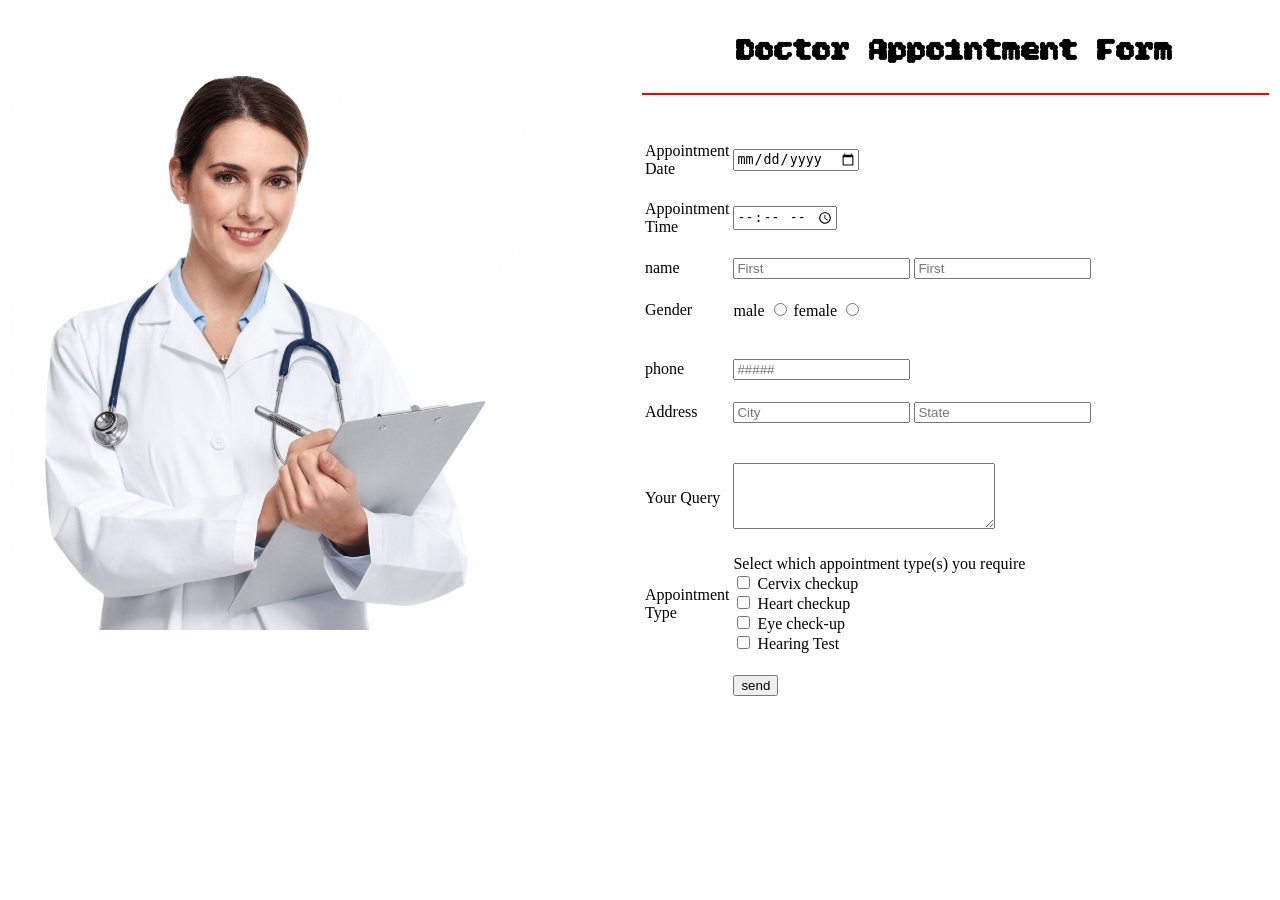
<file: Tasks/task/task/index.html>
<!DOCTYPE html>
<html lang="en">
  <head>
    <meta charset="UTF-8" />
    <meta name="viewport" content="width=device-width, initial-scale=1.0" />
    <link rel="stylesheet" href="style.css" />
    <title>Document</title>

    <link rel="preconnect" href="https://fonts.googleapis.com">
<link rel="preconnect" href="https://fonts.gstatic.com" crossorigin>
<link href="https://fonts.googleapis.com/css2?family=Bitcount+Grid+Double:wght@100..900&display=swap" rel="stylesheet">
  </head>
  <body>
    <table>
        <tr>
            <td width="50%">
                <img src="images/doctor.jpg" alt="doctor" width="100%">
            </td>
            <td width="50%">
                <h1 style="text-align: center; ">
                    Doctor Appointment Form
                </h1>
                <hr color="red">

                <br>
                <br>

               <form action="">
                                <table>
                                    <tr>
                                        <td>
                                            <label for="date" >Appointment <br> Date</label>
                                            <br><br>
                                           
                                        </td>
                                        <td>
                                            <input type="date" id="date" name="age">
                                            <br><br> 
                                         </td>
                                        
                                    </tr>
                               
                                    <tr>
                                        <td>
                                            <label for="time" >Appointment <br> Time</label>
                                            <br><br>
                                           
                                        </td>
                                        <td>
                                            <input type="time" id="time" name="tim">
                                            <br><br> 
                                         </td>
                                    </tr>
                                    
                                    <tr>
                                        <td>
                                            <label>name</label>
                                            
                                        </td>
                                        <td>
                                            <input type="text" placeholder="First"  name="firstName">
                                           
                                        </td>
                                        <td>
                                            <input type="text" placeholder="First"  name="lastName">
                                        </td>
                                       
                                    </tr>
                                    <tr>
                                        <td>
                                            <br>
                                            <label> Gender </label>
                                            <br><br><br>
                                           
                                        </td>
                                        <td>
                                            <label>male
                                                <input type="radio"  name="gender" value="male">
                                            </label>
                                            <label>female
                                                <input type="radio"  name="gender" value="female">
                                            </label>
                                            <br><br> 
                                         </td>
                                    </tr>
                                    <tr>
                                        <td>
                                            
                                            <label> phone </label>
                                            <br><br>
                                           
                                        </td>
                                        <td>
                                           <label>
                                            <input type="tel" placeholder="#####" name="phone">
                                           </label>
                                            <br><br> 
                                         </td>
                                    </tr>

                                    <tr>
                                        <td>
                                            <label>Address</label>
                                            
                                        </td>
                                        <td>
                                            <input type="text" placeholder="City"  name="city">
                                           
                                        </td>
                                        <td>
                                            <input type="text" placeholder="State"  name="State">
                                        </td>
                                    </tr>

                                    <tr>
                                        <td> <br> Your Query</td>
                                        <td colspan="2">
                                            <br> <br>
                                            <textarea cols="30" rows="4"  name="area"></textarea>
                                            <br> <br>
                                        </td>
                                    </tr>
                                    <tr>
                                        <td>Appointment <br> Type</td>
                                        <td colspan="2">Select which appointment type(s) you require
                                            <br>
                                            <label>
                                                <input type="checkbox" value="Cervix checkup" name="list">
                                                Cervix checkup
                                                <br>
                                            </label>
                                            <label>
                                               
                                                <input type="checkbox" value="Heart checkup" name="list">
                                                Heart checkup
                                                <br>
                                            </label>
                                            <label>
                                                <input type="checkbox" value="Eye check-up" name="list">
                                                Eye check-up
                                                <br>
                                            </label>
                                            <label>
                                                <input type="checkbox" value="Hearing Test" name="list">
                                                Hearing Test
                                                <br>
                                            </label>
                                        </td>
                                    </tr>
                                    <tr>
                                        <td></td>
                                        <td>
                                            <br>
                                            <button type="submit">send</button>
                                        </td>
                                    </tr>
                                </table>
               </form>
               
            </td>
        </tr>
    </table>
  </body>
</html>
</file>
<file: Tasks/task 3/css/styles.css>
* { margin: 0;
   padding: 0;
    box-sizing: border-box; }

body {
  font-family: 'Roboto', sans-serif;
  color: #444;
  line-height: 1.6;
}

a { text-decoration: none; color: #e43c5c; transition: 0.3s; }
a:hover { color: #d1334f; }

h1, h2, h3, h4 { font-family: 'Nunito', sans-serif; font-weight: 700; color: #493c3e; }

img { max-width: 100%; height: auto; display: block; }

.container {
  width: 90%;
  max-width: 1200px;
  margin: 0 auto;
}

/*/////////////////  header ////////////////////// */

.header {
  position: absolute;
  top: 0;
  left: 0;
  right: 0;
  z-index: 999;
  padding: 20px 0;
  background: transparent;
}

.header-container {
  display: flex;
  justify-content: space-between;
  align-items: center;
  width: 90%;
  max-width: 1200px;
  margin: 0 auto;
}

.logo h1 {
  color: #fff;
  font-size: 30px;
  text-transform: uppercase;
  font-weight: 700;
  letter-spacing: 1px;
}

/*/////////////////  navbar  ////////////////////// */
.navmenu > ul {
  display: flex;
  list-style: none;
  align-items: center;
  gap: 5px;
}

.navmenu > ul > li { position: relative; }

.navmenu > ul > li > a {
  color: #fff;
  font-size: 15px;
  font-family: 'Poppins', sans-serif;
  padding: 10px 15px;
  display: flex;
  align-items: center;
  gap: 5px;
  position: relative;
}

.navmenu > ul > li > a::before {
  content: "";
  position: absolute;
  bottom: 5px;
  left: 15px;
  right: 15px;
  height: 2px;
  background: #e43c5c;
  transform: scaleX(0);
  transition: transform 0.3s ease;
}

.navmenu > ul > li > a:hover::before,
.navmenu > ul > li > a.active::before {
  transform: scaleX(1);
}

.navmenu > ul > li > a:hover,
.navmenu > ul > li > a.active {
  color: #e43c5c;
}

/* Dropdown */
.dropdown-parent { position: relative; }

.dropdown-menu {
  position: absolute;
  top: 100%;
  left: 0;
  background: #fff;
  list-style: none;
  min-width: 200px;
  border-radius: 4px;
  box-shadow: 0 5px 30px rgba(0,0,0,0.15);
  padding: 10px 0;
  opacity: 0;
  visibility: hidden;
  transform: translateY(10px);
  transition: all 0.3s ease;
  display: block;
}

.dropdown-parent:hover > .dropdown-menu {
  opacity: 1;
  visibility: visible;
  transform: translateY(0);
}

.dropdown-menu li { position: relative; }

.dropdown-menu a {
  color: #444;
  padding: 10px 20px;
  display: flex;
  align-items: center;
  justify-content: space-between;
  font-size: 14px;
  font-family: 'Poppins', sans-serif;
}

.dropdown-menu a:hover {
  color: #e43c5c;
  background: #f8f9fa;
}
     


.dropdown-menu .dropdown-parent:hover > .dropdown-menu {
  top: 0;
  left: 100%;
  margin-left: 2px;
  opacity: 1;
  visibility: visible;
  transform: translateX(0);
}

.dropdown-menu .dropdown-menu {
  left: 100%;
  top: 0;
  margin-left: 2px;
  transform: translateX(-10px);
}

/*///////////////  Mobile toggle ///////////////*/
.mobile-toggle {
  display: none;
  color: #fff;
  font-size: 28px;
  cursor: pointer;
}

@media (max-width: 991px) {
  .mobile-toggle { display: block; }

  .navmenu {
    position: fixed;
    top: 70px;
    right: -100%;
    width: 300px;
    height: calc(100vh - 70px);
    background: #fff;
    transition: right 0.3s ease;
    overflow-y: auto;
  }

  .navmenu.active { right: 0; }

  .navmenu > ul {
    flex-direction: column;
    align-items: flex-start;
    padding: 20px;
    gap: 0;
  }

  .navmenu > ul > li { width: 100%; }

  .navmenu > ul > li > a {
    color: #444;
    padding: 12px 0;
    border-bottom: 1px solid #eee;
  }

  .navmenu > ul > li > a::before { display: none; }

  .dropdown-menu {
    position: static;
    box-shadow: none;
    opacity: 1;
    visibility: visible;
    transform: none;
    display: none;
    padding: 0 0 0 15px;
    min-width: auto;
  }

  .dropdown-parent.active > .dropdown-menu { display: block; }

  .dropdown-menu a { color: #666; padding: 8px 0; }

  .dropdown-menu .dropdown-menu {
    position: static;
    margin-left: 15px;
    transform: none;
  }
}

/*     ///////////   Hero  ////////////// */
.hero {
  min-height: 100vh;
  position: relative;
  background: linear-gradient(rgba(0,0,0,0.6), rgba(0,0,0,0.6)), url('../images/hero-bg.jpg') center/cover no-repeat;
  display: flex ;
  align-items: center;
  justify-content: center;
  text-align: center;
  color: #fff;
  padding-top: 80px;
}
.hero h2 { font-size: 48px; margin-bottom: 15px; color: #fff; }
.hero p { font-size: 22px; margin-bottom: 30px; }

/* /////////////   Buttons    ////////////// */
.btn {
  display: inline-block;
  padding: 12px 35px;
  border-radius: 50px;
  font-weight: 500;
  transition: 0.3s;
  border: 2px solid transparent;
  cursor: pointer;
  font-family: 'Poppins', sans-serif;
}

.btn-primary {
  background: transparent;
  color: #fff;
  border-color: #fff;
}

.btn-primary:hover {
  background: #e43c5c;
  border-color: #e43c5c;
}

.btn-outline {
  color: #e43c5c;
  border-color: #e43c5c;
  background: transparent;
}

.btn-outline:hover {
  background: #e43c5c;
  color: #fff;
}

.btn-cta {
  background: transparent;
  color: #fff;
  border: 2px solid #fff;
  padding: 12px 40px;
}

.btn-cta:hover {
  background: #e43c5c;
  border-color: #e43c5c;
}

.btn-buy {
  color: #444;
  border: 1px solid #ddd;
  padding: 10px 35px;
}

.btn-buy:hover {
  background: #e43c5c;
  color: #fff;
  border-color: #e43c5c;
}

@media (max-width: 768px) {
  .hero h2 { font-size: 32px; }
  .hero p { font-size: 18px; }
}

/* ////////////////// Section Titles ///////////// */
section { padding: 80px 0; }

.section-title {
  text-align: center;
  margin-bottom: 50px;
}

.section-title h2 {
  display: inline-block;
  background: rgba(228, 60, 92, 0.1);
  color: #e43c5c;
  padding: 8px 20px;
  border-radius: 50px;
  font-size: 13px;
  text-transform: uppercase;
  letter-spacing: 1px;
  font-family: 'Roboto', sans-serif;
}

.section-title p {
  font-size: 32px;
  margin-top: 15px;
  color: #493c3e;
}

.accent { color: #e43c5c; }

/* ///////////// About /////////////// */
.about-content {
  display: flex;
  gap: 60px;
  align-items: flex-start;
}

.about-text { flex: 1; }
.about-text h3 { font-size: 34px; margin-bottom: 20px; }
.about-text p { margin-bottom: 20px; color: #666; }

.about-boxes {
  flex: 1;
  display: flex;
  flex-wrap: wrap;
  gap: 25px;
}

.icon-box {
  flex: 1 1 calc(50% - 25px);
  text-align: center;
  padding: 20px;
}

.icon-box i { font-size: 40px; color: #e43c5c; margin-bottom: 15px; display: block; }
.icon-box h4 { font-size: 18px; margin-bottom: 10px; }
.icon-box p { font-size: 14px; color: #777; }
.icon-box:hover h4 { color: #e43c5c; }

@media (max-width: 768px) {
  .about-content { flex-direction: column; }
  .icon-box { flex: 1 1 100%; }
}

/* /////////////   Services  ////////////// */
.services-grid {
  display: flex;
  flex-wrap: wrap;
  gap: 25px;
}

.service-item {
  flex: 1 1 calc(25% - 25px);
  background: #fff;
  padding: 40px 25px;
  border-radius: 5px;
  box-shadow: 0 5px 25px rgba(0,0,0,0.08);
  text-align: center;
  position: relative;
  overflow: hidden;
  z-index: 1;
}

.service-item::before {
  content: "";
  position: absolute;
  background: #e43c5c;
  inset: 100% 0 0 0;
  transition: 0.4s;
  z-index: -1;
}

.service-item:hover::before { inset: 0; }
.service-item:hover h4,
.service-item:hover p,
.service-item:hover i { color: #fff !important; }

.service-item i { font-size: 36px; color: #e43c5c; margin-bottom: 20px; display: block; }
.service-item h4 { font-size: 20px; margin-bottom: 15px; }
.service-item p { font-size: 14px; color: #666; }

.services-list-grid {
  display: flex;
  flex-wrap: wrap;
  gap: 20px;
  margin-top: 50px;
}

.list-item {
  flex: 1 1 calc(25% - 20px);
  display: flex;
  align-items: center;
  gap: 15px;
  padding: 20px;
  background: #fff;
  border: 1px solid #eee;
  border-radius: 4px;
  transition: 0.3s;
}

.list-item:hover { border-color: #e43c5c; }
.list-item i { font-size: 30px; }
.list-item span { font-weight: 600; color: #333; }
.list-item:hover span { color: #e43c5c; }

@media (max-width: 991px) {
  .service-item { flex: 1 1 calc(50% - 25px); }
  .list-item { flex: 1 1 calc(50% - 20px); }
}

@media (max-width: 576px) {
  .service-item { flex: 1 1 100%; }
  .list-item { flex: 1 1 100%; }
}

/* ////////////////// Call to Action ////////////////// */
.call-to-action {
  background: linear-gradient(rgba(0,0,0,0.7), rgba(0,0,0,0.7)), url('../images/cta-bg.jpg') center/cover no-repeat fixed;
  padding: 100px 0;
  text-align: center;
  color: #fff;
}

.call-to-action h3 { font-size: 28px; color: #fff; margin-bottom: 20px; }
.call-to-action p { max-width: 700px; margin: 0 auto 30px; font-size: 16px; }

/* ///////////// Portfolio //////////////// */
.portfolio-filters {
  display: flex;
  justify-content: center;
  gap: 10px;
  margin-bottom: 35px;
  list-style: none;
}

.portfolio-filters li {
  padding: 8px 20px;
  border-radius: 50px;
  cursor: pointer;
  font-weight: 500;
  transition: 0.3s;
}

.portfolio-filters li:hover,
.portfolio-filters li.filter-active {
  background: #e43c5c;
  color: #fff;
}

.portfolio-grid {
  display: flex;
  flex-wrap: wrap;
  gap: 20px;
}

.portfolio-item {
  flex: 1 1 calc(33.333% - 20px);
  position: relative;
  overflow: hidden;
  border-radius: 8px;
}

.portfolio-item img {
  width: 100%;
  height: 250px;
  object-fit: cover;
  transition: 0.4s;
}

.portfolio-item:hover img { transform: scale(1.1); }

.portfolio-info {
  position: absolute;
  bottom: -100%;
  left: 0;
  right: 0;
  background: rgba(255,255,255,0.95);
  padding: 20px;
  text-align: center;
  transition: 0.4s;
}

.portfolio-item:hover .portfolio-info { bottom: 0; }

.portfolio-info h4 { font-size: 18px; margin-bottom: 5px; }
.portfolio-info p { font-size: 14px; color: #777; }

@media (max-width: 991px) {
  .portfolio-item { flex: 1 1 calc(50% - 20px); }
}

@media (max-width: 576px) {
  .portfolio-item { flex: 1 1 100%; }
}

/* ///////////////////  Pricing  ////////////// */
.pricing-grid {
  display: flex;
  flex-wrap: wrap;
  gap: 30px;
  align-items: center;
  justify-content: center;
}

.pricing-item {
  flex: 1 1 calc(33.333% - 30px);
  max-width: 400px;
  background: #fff;
  padding: 50px 30px;
  border-radius: 15px;
  text-align: center;
  box-shadow: 0 5px 25px rgba(0,0,0,0.08);
  border: 1px solid #eee;
}

.pricing-item.featured {
  border: 3px solid #e43c5c;
  transform: scale(1.05);
  z-index: 2;
}

.pricing-item h3 { font-size: 20px; margin-bottom: 20px; }

.icon-wrapper {
  width: 70px;
  height: 70px;
  background: #fdf2f4;
  border-radius: 50%;
  display: flex;
  align-items: center;
  justify-content: center;
  margin: 0 auto 25px;
}

.icon-wrapper i { font-size: 28px; color: #e43c5c; }

.pricing-item h4 { font-size: 42px; color: #e43c5c; margin-bottom: 25px; }
.pricing-item h4 span { font-size: 16px; color: #999; font-weight: 400; }

.pricing-item ul { list-style: none; margin-bottom: 30px; }
.pricing-item li { padding: 10px 0; color: #666; border-bottom: 1px solid #f0f0f0; }
.pricing-item li:last-child { border-bottom: none; }
.pricing-item li i { color: #28a745; margin-right: 8px; }
.pricing-item li.disabled { color: #ccc; text-decoration: line-through; }
.pricing-item li.disabled i { color: #ccc; }

@media (max-width: 991px) {
  .pricing-item { flex: 1 1 100%; max-width: 100%; }
  .pricing-item.featured { transform: scale(1); }
}

/* ///////////////////  FAQ  ////////////////// */
.faq-content {
  max-width: 900px;
  margin: 0 auto;
  display: flex;
  flex-direction: column;
  gap: 15px;
}

.faq-item {
  background: #fff;
  padding: 25px;
  border: 1px solid #eee;
  border-radius: 5px;
  cursor: pointer;
  transition: 0.3s;
}

.faq-item:hover { border-color: #e43c5c; }
.faq-item:hover h3 { color: #e43c5c; }

.faq-item h3 { font-size: 16px; margin-bottom: 15px; }
.faq-item p { color: #777; font-size: 14px; line-height: 1.7; }

/* ////////////////  Team  /////////////////// */
.team-grid {
  display: flex;
  flex-wrap: wrap;
  gap: 25px;
  margin-bottom: 60px;
}

.team-member {
  flex: 1 1 calc(25% - 25px);
  background: #fff;
  box-shadow: 0 5px 20px rgba(0,0,0,0.08);
  border-radius: 8px;
  overflow: hidden;
}

.member-img { position: relative; overflow: hidden; }
.member-img img { width: 100%; height: 280px; object-fit: cover; }

.social-overlay {
  position: absolute;
  bottom: -50px;
  left: 0;
  right: 0;
  height: 50px;
  background: rgba(255,255,255,0.95);
  display: flex;
  justify-content: center;
  align-items: center;
  gap: 20px;
  transition: 0.3s;
}

.team-member:hover .social-overlay { bottom: 0; }
.social-overlay a { color: #444; font-size: 18px; }
.social-overlay a:hover { color: #e43c5c; }

.member-info { padding: 25px; text-align: center; }
.member-info h4 { font-size: 18px; margin-bottom: 5px; }
.member-info span { color: #777; font-size: 14px; }

/* Style 2 */
.style-2 .full-overlay {
  position: absolute;
  inset: 0;
  background: rgba(0,0,0,0.7);
  display: flex;
  justify-content: center;
  align-items: center;
  opacity: 0;
  transition: 0.4s;
}

.style-2 .team-member:hover .full-overlay { opacity: 1; }

.overlay-content { text-align: center; color: #fff; }
.overlay-content h4 { color: #fff; font-size: 20px; margin-bottom: 5px; }
.overlay-content span { font-size: 14px; display: block; margin-bottom: 15px; }

.social-links { display: flex; justify-content: center; gap: 15px; }
.social-links a { color: #fff; font-size: 18px; }
.social-links a:hover { color: #e43c5c; }

@media (max-width: 991px) {
  .team-member { flex: 1 1 calc(50% - 25px); }
}

@media (max-width: 576px) {
  .team-member { flex: 1 1 100%; }
}

/* ///////////////////  Contact  ////////////////// */
.contact-content {
  display: flex;
  flex-direction: column;
  gap: 40px;
}

.contact-map iframe { width: 100%; height: 350px; border: none; }

.contact-info-form {
  display: flex;
  gap: 40px;
}

.contact-info { flex: 1; }
.contact-form { flex: 2; }

.info-item {
  display: flex;
  align-items: center;
  gap: 15px;
  margin-bottom: 25px;
}

.info-icon {
  width: 50px;
  height: 50px;
  background: #e43c5c;
  color: #fff;
  border-radius: 50%;
  display: flex;
  align-items: center;
  justify-content: center;
  font-size: 20px;
  flex-shrink: 0;
}

.info-text h3 { font-size: 18px; margin-bottom: 5px; }
.info-text p { color: #777; font-size: 14px; }

.contact-form input,
.contact-form textarea {
  width: 100%;
  padding: 14px;
  border: 1px solid #eee;
  border-radius: 4px;
  margin-bottom: 20px;
  font-family: 'Roboto', sans-serif;
}

.contact-form input:focus,
.contact-form textarea:focus {
  border-color: #e43c5c;
  outline: none;
}

.form-row {
  display: flex;
  gap: 20px;
}

.form-row input { flex: 1; }

.form-submit { text-align: center; }
.form-submit button {
  background: #e43c5c;
  color: #fff;
  padding: 14px 45px;
  border: none;
  border-radius: 50px;
  font-weight: 600;
  cursor: pointer;
  transition: 0.3s;
}

.form-submit button:hover { background: #d1334f; }

@media (max-width: 768px) {
  .contact-info-form { flex-direction: column; }
  .form-row { flex-direction: column; gap: 0; }
}

/* ///////////////////  Footer  ////////////////// */
.footer { background: #000; color: #fff; font-size: 14px; }

.footer-top { padding: 60px 0 30px; }

.footer-grid {
  display: flex;
  flex-wrap: wrap;
  gap: 40px;
}

.footer-about { flex: 2; min-width: 250px; }
.footer-links { flex: 1; min-width: 150px; }
.footer-contact { flex: 1.5; min-width: 200px; }

.footer .logo {
  font-size: 28px;
  font-weight: 700;
  color: #fff;
  display: block;
  margin-bottom: 20px;
}

.footer p { color: #cecece; line-height: 1.7; margin-bottom: 20px; }

.footer-links h4,
.footer-contact h4 {
  font-size: 16px;
  color: #fff;
  margin-bottom: 20px;
}

.footer-links ul { list-style: none; }
.footer-links li { padding: 8px 0; }
.footer-links a { color: #cecece; }
.footer-links a:hover { color: #e43c5c; padding-left: 5px; }

.footer-contact p { margin-bottom: 5px; }

.social-links-footer {
  display: flex;
  gap: 10px;
}

.social-links-footer a {
  width: 36px;
  height: 36px;
  border: 1px solid rgba(255,255,255,0.2);
  border-radius: 50%;
  color: #fff;
  display: flex;
  align-items: center;
  justify-content: center;
  transition: 0.3s;
}

.social-links-footer a:hover {
  color: #e43c5c;
  border-color: #e43c5c;
}

.footer-bottom {
  background: #0a0a0a;
  padding: 25px 0;
  text-align: center;
  border-top: 1px solid rgba(255,255,255,0.05);
}

.footer-bottom p { margin: 0; color: #fff; }
.footer-bottom a { color: #e43c5c; }

/* ///////////////////  Scroll Top  ////////////////// */
.scroll-top {
  position: fixed;
  right: 20px;
  bottom: 20px;
  width: 45px;
  height: 45px;
  background: #e43c5c;
  color: #fff;
  border-radius: 50%;
  display: flex;
  align-items: center;
  justify-content: center;
  font-size: 24px;
  z-index: 999;
  opacity: 0;
  visibility: hidden;
  transition: all 0.3s ease;
}

.scroll-top {
  opacity: 1;
  visibility: visible;
}

.scroll-top:hover { background: #d1334f; }

/* Light backgrounds */
#services,
#pricing,
#team {
  background: #f9f9f9;
}
</file>
<file: Tasks/task/MISR TRAVELS/style.css>
body{
    background-color: #102130;
}
.text h1{
   color: #9B792E;
}

.text p{
    color: gainsboro;
}

.item{background-color: #3F5C8E;}

.item img{
    width: 200px;
}
</file>
<file: Tasks/task/task/style.css>
h1{
    font-family: 'Bitcount Grid Double', monospace;
}
</file>
